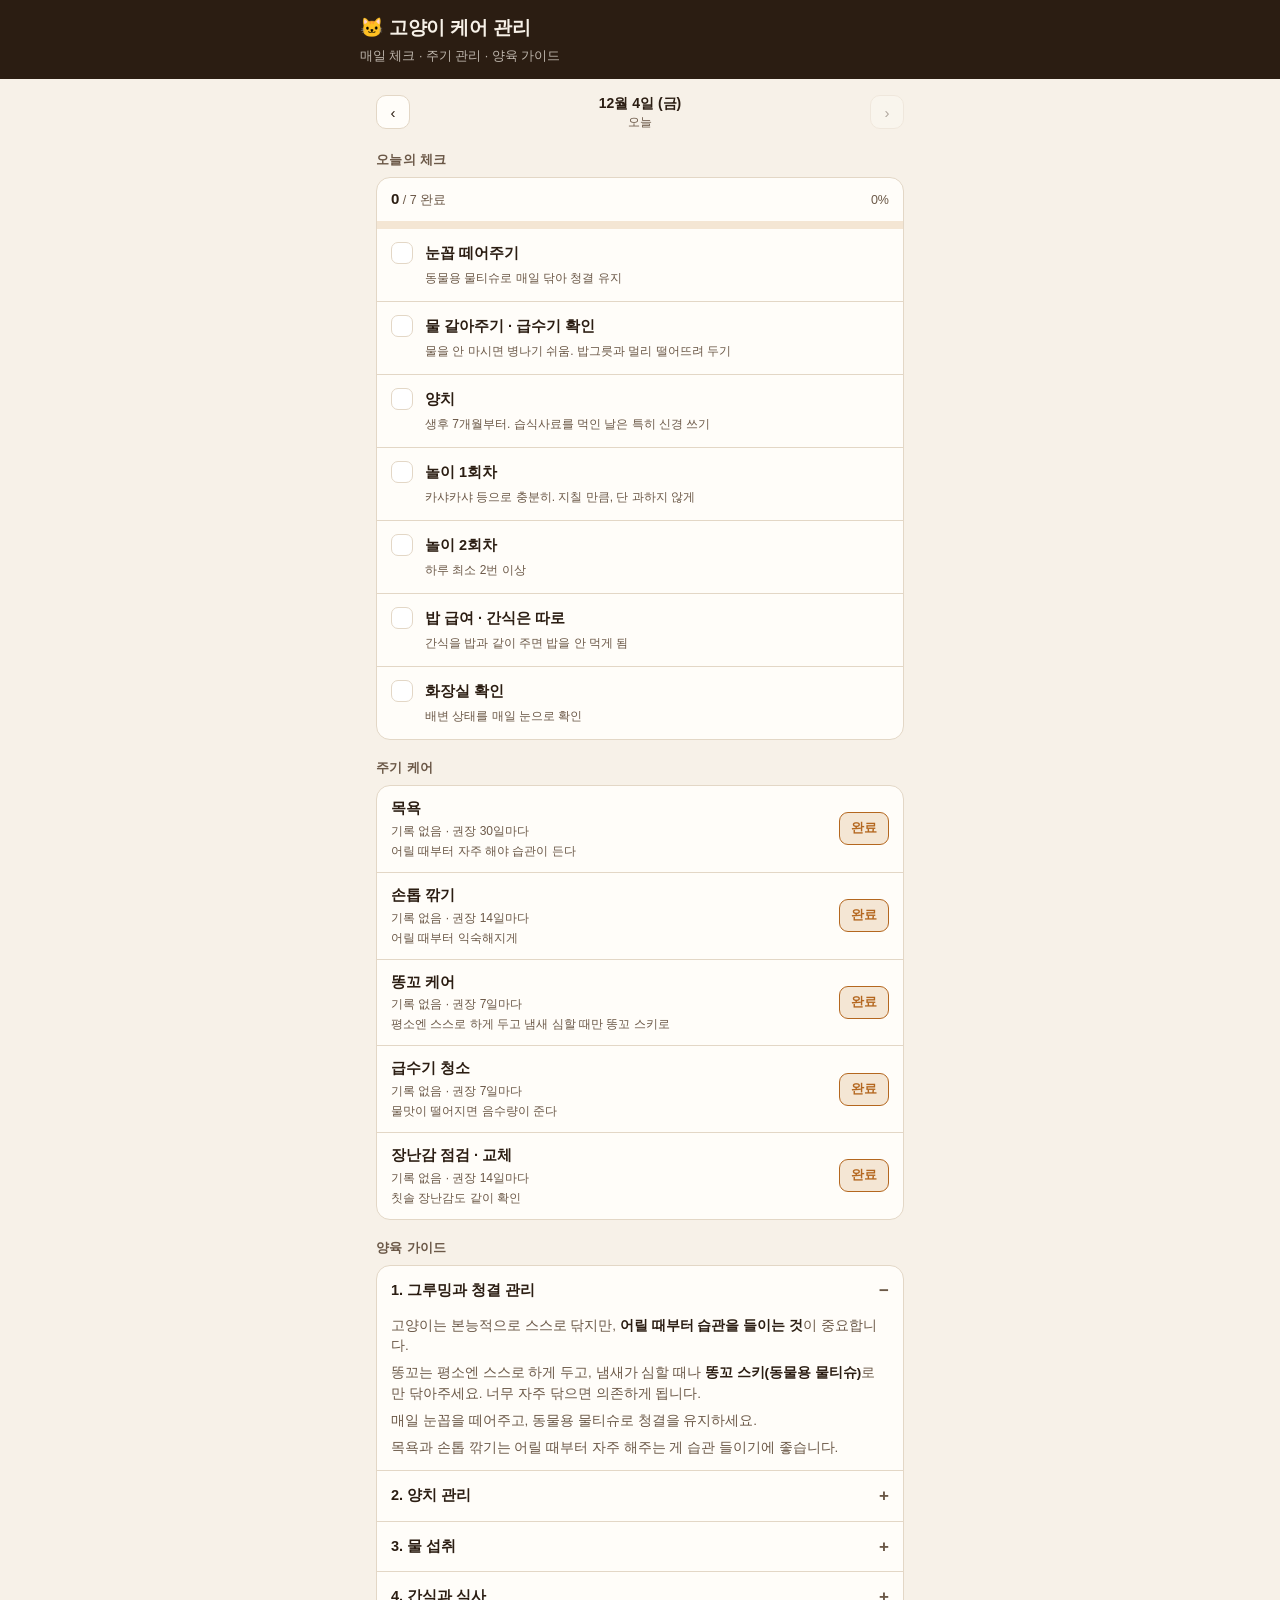
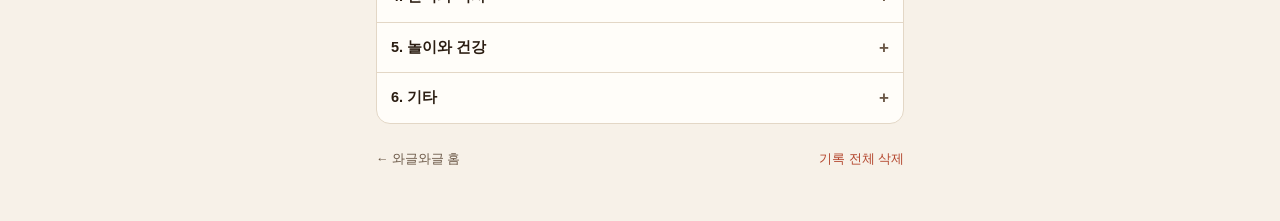
<file: cat-care/index.html>
<!doctype html>
<html lang="ko">
  <head>
    <meta charset="UTF-8" />
    <meta name="viewport" content="width=device-width, initial-scale=1.0, viewport-fit=cover" />
    <title>고양이 케어 관리</title>
    <meta name="theme-color" content="#2b1d12" />
    <meta http-equiv="Cache-Control" content="no-cache, must-revalidate" />
    <link rel="icon" type="image/png" href="../icon-192.png" />
    <link rel="apple-touch-icon" href="../apple-touch-icon.png" />
    <meta name="apple-mobile-web-app-capable" content="yes" />
    <meta name="apple-mobile-web-app-status-bar-style" content="black-translucent" />
    <style>
      :root {
        --bg: #f7f1e8;
        --ink: #2b1d12;
        --ink-soft: #6b5847;
        --line: #e3d7c6;
        --card: #fffdf9;
        --accent: #b4671f;
        --accent-soft: #f4e6d4;
        --ok: #3f7d4e;
        --warn: #b3452c;
      }
      * { box-sizing: border-box; -webkit-tap-highlight-color: transparent; }
      html, body { margin: 0; padding: 0; }
      body {
        background: var(--bg);
        color: var(--ink);
        font-family: -apple-system, BlinkMacSystemFont, 'Apple SD Gothic Neo', 'Noto Sans KR',
          'Malgun Gothic', sans-serif;
        line-height: 1.5;
        padding: 0 0 env(safe-area-inset-bottom);
      }
      .wrap { max-width: 560px; margin: 0 auto; padding: 0 16px 48px; }

      header {
        position: sticky; top: 0; z-index: 5;
        background: var(--ink); color: #f7f1e8;
        padding: calc(14px + env(safe-area-inset-top)) 16px 14px;
      }
      header .inner { max-width: 560px; margin: 0 auto; }
      header h1 { margin: 0; font-size: 19px; letter-spacing: -0.2px; }
      header p { margin: 4px 0 0; font-size: 12.5px; opacity: 0.72; }

      .datebar {
        display: flex; align-items: center; justify-content: space-between;
        gap: 8px; margin: 14px 0 10px;
      }
      .datebar .label { font-size: 14px; font-weight: 700; }
      .datebar .today { font-size: 11.5px; color: var(--ink-soft); font-weight: 500; }
      .navbtn {
        border: 1px solid var(--line); background: var(--card); color: var(--ink);
        width: 34px; height: 34px; border-radius: 10px; font-size: 15px;
        cursor: pointer; flex: none;
      }
      .navbtn:disabled { opacity: 0.35; cursor: default; }

      section { margin-top: 18px; }
      h2 {
        font-size: 13px; letter-spacing: 0.3px; text-transform: none;
        color: var(--ink-soft); margin: 0 0 8px; font-weight: 700;
      }
      .card {
        background: var(--card); border: 1px solid var(--line);
        border-radius: 14px; overflow: hidden;
      }

      .bar { height: 8px; background: var(--accent-soft); margin: 8px 0 0; }
      .bar > i { display: block; height: 100%; background: var(--accent); width: 0; transition: width 0.25s; }
      .barmeta {
        display: flex; justify-content: space-between; align-items: baseline;
        padding: 10px 14px 2px; font-size: 12.5px; color: var(--ink-soft);
      }
      .barmeta b { font-size: 15px; color: var(--ink); }

      ul { list-style: none; margin: 0; padding: 0; }
      li.item { border-top: 1px solid var(--line); }
      li.item:first-child { border-top: 0; }
      label.row {
        display: flex; gap: 12px; align-items: flex-start;
        padding: 12px 14px; cursor: pointer;
      }
      label.row input { display: none; }
      .box {
        flex: none; width: 22px; height: 22px; border-radius: 7px; margin-top: 1px;
        border: 1.5px solid var(--line); background: #fff;
        display: grid; place-items: center; font-size: 13px; color: transparent;
      }
      input:checked + .box { background: var(--accent); border-color: var(--accent); color: #fff; }
      .txt { min-width: 0; }
      .txt .t { font-size: 14.5px; font-weight: 600; }
      .txt .d { font-size: 12px; color: var(--ink-soft); margin-top: 2px; }
      input:checked ~ .txt .t { text-decoration: line-through; color: var(--ink-soft); font-weight: 500; }

      li.per { border-top: 1px solid var(--line); padding: 12px 14px; display: flex; gap: 12px; align-items: center; }
      li.per:first-child { border-top: 0; }
      li.per .txt { flex: 1; }
      .since { font-size: 12px; margin-top: 2px; }
      .since.ok { color: var(--ok); }
      .since.due { color: var(--warn); font-weight: 600; }
      .since.none { color: var(--ink-soft); }
      .donebtn {
        flex: none; border: 1px solid var(--accent); background: var(--accent-soft);
        color: var(--accent); font-weight: 700; font-size: 12.5px;
        padding: 7px 11px; border-radius: 9px; cursor: pointer;
      }
      .donebtn:active { background: var(--accent); color: #fff; }

      details.tip { border-top: 1px solid var(--line); }
      details.tip:first-child { border-top: 0; }
      details.tip > summary {
        list-style: none; cursor: pointer; padding: 12px 14px;
        font-size: 14.5px; font-weight: 600;
        display: flex; justify-content: space-between; gap: 10px; align-items: center;
      }
      details.tip > summary::-webkit-details-marker { display: none; }
      details.tip > summary::after { content: '+'; color: var(--ink-soft); font-size: 17px; flex: none; }
      details.tip[open] > summary::after { content: '−'; }
      details.tip .body { padding: 0 14px 12px; }
      details.tip .body p { margin: 0 0 7px; font-size: 13.5px; color: var(--ink-soft); }
      details.tip .body p:last-child { margin-bottom: 0; }
      details.tip .body b { color: var(--ink); }

      .foot { margin-top: 22px; display: flex; justify-content: space-between; align-items: center; gap: 10px; }
      .foot a, .foot button {
        font-size: 12.5px; color: var(--ink-soft); background: none; border: 0;
        text-decoration: none; cursor: pointer; padding: 4px 0;
      }
      .foot button { color: var(--warn); }
    </style>
  </head>
  <body>
    <header>
      <div class="inner">
        <h1>🐱 고양이 케어 관리</h1>
        <p>매일 체크 · 주기 관리 · 양육 가이드</p>
      </div>
    </header>

    <div class="wrap">
      <div class="datebar">
        <button class="navbtn" id="prev" aria-label="이전 날">‹</button>
        <div style="text-align: center">
          <div class="label" id="dateLabel">—</div>
          <div class="today" id="dateSub"></div>
        </div>
        <button class="navbtn" id="next" aria-label="다음 날">›</button>
      </div>

      <section>
        <h2>오늘의 체크</h2>
        <div class="card">
          <div class="barmeta"><span><b id="doneCount">0</b> / <span id="totalCount">0</span> 완료</span><span id="pct">0%</span></div>
          <div class="bar"><i id="barFill"></i></div>
          <ul id="daily"></ul>
        </div>
      </section>

      <section>
        <h2>주기 케어</h2>
        <div class="card"><ul id="periodic"></ul></div>
      </section>

      <section>
        <h2>양육 가이드</h2>
        <div class="card" id="tips"></div>
      </section>

      <div class="foot">
        <a href="../">← 와글와글 홈</a>
        <button id="reset">기록 전체 삭제</button>
      </div>
    </div>

    <script>
      'use strict'

      /* 기록은 기기 안에만 둔다 — 서버가 없는 정적 화면이라 localStorage 하나로 충분 */
      var KEY = 'waggle-cat-care-v1'

      var DAILY = [
        { id: 'eye', t: '눈꼽 떼어주기', d: '동물용 물티슈로 매일 닦아 청결 유지' },
        { id: 'water', t: '물 갈아주기 · 급수기 확인', d: '물을 안 마시면 병나기 쉬움. 밥그릇과 멀리 떨어뜨려 두기' },
        { id: 'teeth', t: '양치', d: '생후 7개월부터. 습식사료를 먹인 날은 특히 신경 쓰기' },
        { id: 'play1', t: '놀이 1회차', d: '카샤카샤 등으로 충분히. 지칠 만큼, 단 과하지 않게' },
        { id: 'play2', t: '놀이 2회차', d: '하루 최소 2번 이상' },
        { id: 'meal', t: '밥 급여 · 간식은 따로', d: '간식을 밥과 같이 주면 밥을 안 먹게 됨' },
        { id: 'litter', t: '화장실 확인', d: '배변 상태를 매일 눈으로 확인' },
      ]

      var PERIODIC = [
        { id: 'bath', t: '목욕', every: 30, d: '어릴 때부터 자주 해야 습관이 든다' },
        { id: 'nail', t: '손톱 깎기', every: 14, d: '어릴 때부터 익숙해지게' },
        { id: 'butt', t: '똥꼬 케어', every: 7, d: '평소엔 스스로 하게 두고 냄새 심할 때만 똥꼬 스키로' },
        { id: 'fountain', t: '급수기 청소', every: 7, d: '물맛이 떨어지면 음수량이 준다' },
        { id: 'toy', t: '장난감 점검 · 교체', every: 14, d: '칫솔 장난감도 같이 확인' },
      ]

      var TIPS = [
        {
          t: '1. 그루밍과 청결 관리',
          b: [
            '고양이는 본능적으로 스스로 닦지만, <b>어릴 때부터 습관을 들이는 것</b>이 중요합니다.',
            '똥꼬는 평소엔 스스로 하게 두고, 냄새가 심할 때나 <b>똥꼬 스키(동물용 물티슈)</b>로만 닦아주세요. 너무 자주 닦으면 의존하게 됩니다.',
            '매일 눈꼽을 떼어주고, 동물용 물티슈로 청결을 유지하세요.',
            '목욕과 손톱 깎기는 어릴 때부터 자주 해주는 게 습관 들이기에 좋습니다.',
          ],
        },
        {
          t: '2. 양치 관리',
          b: [
            '<b>생후 7개월</b>부터 시작하되, 어릴 때부터 칫솔 장난감으로 익숙해지는 게 중요합니다.',
            '치약은 다이소 제품 중 <b>치킨맛이나 생선맛</b>을 쓰고, 치즈맛은 피하세요.',
            '습식사료를 먹일 경우 양치를 특히 신경 써야 합니다.',
          ],
        },
        {
          t: '3. 물 섭취',
          b: [
            '고양이는 물 섭취가 매우 중요하며, 물을 안 마시면 병에 걸리기 쉽습니다.',
            '가능하면 <b>자동 급수기</b>를 쓰고, 밥과는 멀리 떨어진 곳에 물을 두는 습관을 들이세요.',
          ],
        },
        {
          t: '4. 간식과 식사',
          b: [
            '간식을 너무 많이 주면 밥을 안 먹을 수 있으니 주의하세요.',
            '간식은 <b>밥과 함께 주지 말고 따로</b> 주는 게 좋습니다.',
          ],
        },
        {
          t: '5. 놀이와 건강',
          b: [
            '하루에 <b>최소 2번 이상</b> 충분히 놀려주세요. 지칠 때까지 놀리되 너무 과하지 않게 조절합니다.',
            '카샤카샤(카트) 같은 장난감이 인기가 많습니다.',
          ],
        },
        {
          t: '6. 기타',
          b: [
            '고양이는 서로를 지켜보는 습성이 있어 초기에는 환경을 정리해주는 게 중요하지만, 익숙해지면 자연스럽게 지냅니다.',
          ],
        },
      ]

      function load() {
        try {
          var raw = localStorage.getItem(KEY)
          var v = raw ? JSON.parse(raw) : null
          if (!v || typeof v !== 'object') v = {}
          if (!v.daily || typeof v.daily !== 'object') v.daily = {}
          if (!v.periodic || typeof v.periodic !== 'object') v.periodic = {}
          return v
        } catch (e) {
          return { daily: {}, periodic: {} }
        }
      }
      function save() {
        try {
          localStorage.setItem(KEY, JSON.stringify(state))
        } catch (e) {
          /* 저장이 막혀도 화면은 계속 쓸 수 있게 둔다 */
        }
      }

      /* 날짜 키는 기기 현지 시각 기준 — toISOString은 UTC라 하루가 밀린다 */
      function ymd(d) {
        var m = d.getMonth() + 1
        var day = d.getDate()
        return d.getFullYear() + '-' + (m < 10 ? '0' + m : m) + '-' + (day < 10 ? '0' + day : day)
      }
      function startOfDay(d) {
        return new Date(d.getFullYear(), d.getMonth(), d.getDate())
      }
      function daysBetween(aKey, bKey) {
        var a = new Date(aKey + 'T00:00:00')
        var b = new Date(bKey + 'T00:00:00')
        return Math.round((b - a) / 86400000)
      }

      var state = load()
      var today = startOfDay(new Date())
      var cursor = new Date(today)

      var WEEK = ['일', '월', '화', '수', '목', '금', '토']

      function renderDate() {
        var key = ymd(cursor)
        var diff = daysBetween(ymd(today), key)
        var label = cursor.getMonth() + 1 + '월 ' + cursor.getDate() + '일 (' + WEEK[cursor.getDay()] + ')'
        document.getElementById('dateLabel').textContent = label
        document.getElementById('dateSub').textContent =
          diff === 0 ? '오늘' : diff === -1 ? '어제' : diff < 0 ? -diff + '일 전' : diff + '일 뒤'
        document.getElementById('next').disabled = diff >= 0
      }

      function renderDaily() {
        var key = ymd(cursor)
        var day = state.daily[key] || {}
        var ul = document.getElementById('daily')
        ul.innerHTML = ''
        var done = 0
        DAILY.forEach(function (it) {
          var checked = !!day[it.id]
          if (checked) done++
          var li = document.createElement('li')
          li.className = 'item'
          var lab = document.createElement('label')
          lab.className = 'row'
          var inp = document.createElement('input')
          inp.type = 'checkbox'
          inp.checked = checked
          inp.addEventListener('change', function () {
            var d = state.daily[key] || (state.daily[key] = {})
            if (inp.checked) d[it.id] = 1
            else delete d[it.id]
            if (!Object.keys(d).length) delete state.daily[key]
            save()
            renderDaily()
          })
          var box = document.createElement('span')
          box.className = 'box'
          box.textContent = '✓'
          var txt = document.createElement('span')
          txt.className = 'txt'
          var t = document.createElement('span')
          t.className = 't'
          t.textContent = it.t
          var d2 = document.createElement('span')
          d2.className = 'd'
          d2.textContent = it.d
          txt.appendChild(t)
          txt.appendChild(document.createElement('br'))
          txt.appendChild(d2)
          lab.appendChild(inp)
          lab.appendChild(box)
          lab.appendChild(txt)
          li.appendChild(lab)
          ul.appendChild(li)
        })
        var pct = Math.round((done / DAILY.length) * 100)
        document.getElementById('doneCount').textContent = done
        document.getElementById('totalCount').textContent = DAILY.length
        document.getElementById('pct').textContent = pct + '%'
        document.getElementById('barFill').style.width = pct + '%'
      }

      function renderPeriodic() {
        var todayKey = ymd(today)
        var ul = document.getElementById('periodic')
        ul.innerHTML = ''
        PERIODIC.forEach(function (it) {
          var last = state.periodic[it.id]
          var li = document.createElement('li')
          li.className = 'per'

          var txt = document.createElement('div')
          txt.className = 'txt'
          var t = document.createElement('div')
          t.className = 't'
          t.style.fontSize = '14.5px'
          t.style.fontWeight = '600'
          t.textContent = it.t
          var since = document.createElement('div')
          since.className = 'since'
          if (!last) {
            since.className += ' none'
            since.textContent = '기록 없음 · 권장 ' + it.every + '일마다'
          } else {
            var ago = daysBetween(last, todayKey)
            var overdue = ago >= it.every
            since.className += overdue ? ' due' : ' ok'
            since.textContent =
              (ago === 0 ? '오늘 완료' : ago + '일 전') +
              ' · 권장 ' +
              it.every +
              '일마다' +
              (overdue ? ' · 지금 할 때' : '')
          }
          var d2 = document.createElement('div')
          d2.className = 'd'
          d2.style.fontSize = '12px'
          d2.style.color = 'var(--ink-soft)'
          d2.textContent = it.d
          txt.appendChild(t)
          txt.appendChild(since)
          txt.appendChild(d2)

          var btn = document.createElement('button')
          btn.className = 'donebtn'
          btn.textContent = '완료'
          btn.addEventListener('click', function () {
            state.periodic[it.id] = ymd(today)
            save()
            renderPeriodic()
          })

          li.appendChild(txt)
          li.appendChild(btn)
          ul.appendChild(li)
        })
      }

      function renderTips() {
        var box = document.getElementById('tips')
        TIPS.forEach(function (tip, i) {
          var det = document.createElement('details')
          det.className = 'tip'
          if (i === 0) det.open = true
          var sum = document.createElement('summary')
          sum.textContent = tip.t
          var body = document.createElement('div')
          body.className = 'body'
          tip.b.forEach(function (line) {
            var p = document.createElement('p')
            p.innerHTML = line
            body.appendChild(p)
          })
          det.appendChild(sum)
          det.appendChild(body)
          box.appendChild(det)
        })
      }

      document.getElementById('prev').addEventListener('click', function () {
        cursor.setDate(cursor.getDate() - 1)
        renderDate()
        renderDaily()
      })
      document.getElementById('next').addEventListener('click', function () {
        if (daysBetween(ymd(today), ymd(cursor)) >= 0) return
        cursor.setDate(cursor.getDate() + 1)
        renderDate()
        renderDaily()
      })
      document.getElementById('reset').addEventListener('click', function () {
        if (!confirm('저장된 케어 기록을 모두 지울까요?')) return
        state = { daily: {}, periodic: {} }
        save()
        renderDaily()
        renderPeriodic()
      })

      renderDate()
      renderDaily()
      renderPeriodic()
      renderTips()
    </script>
  </body>
</html>
</file>
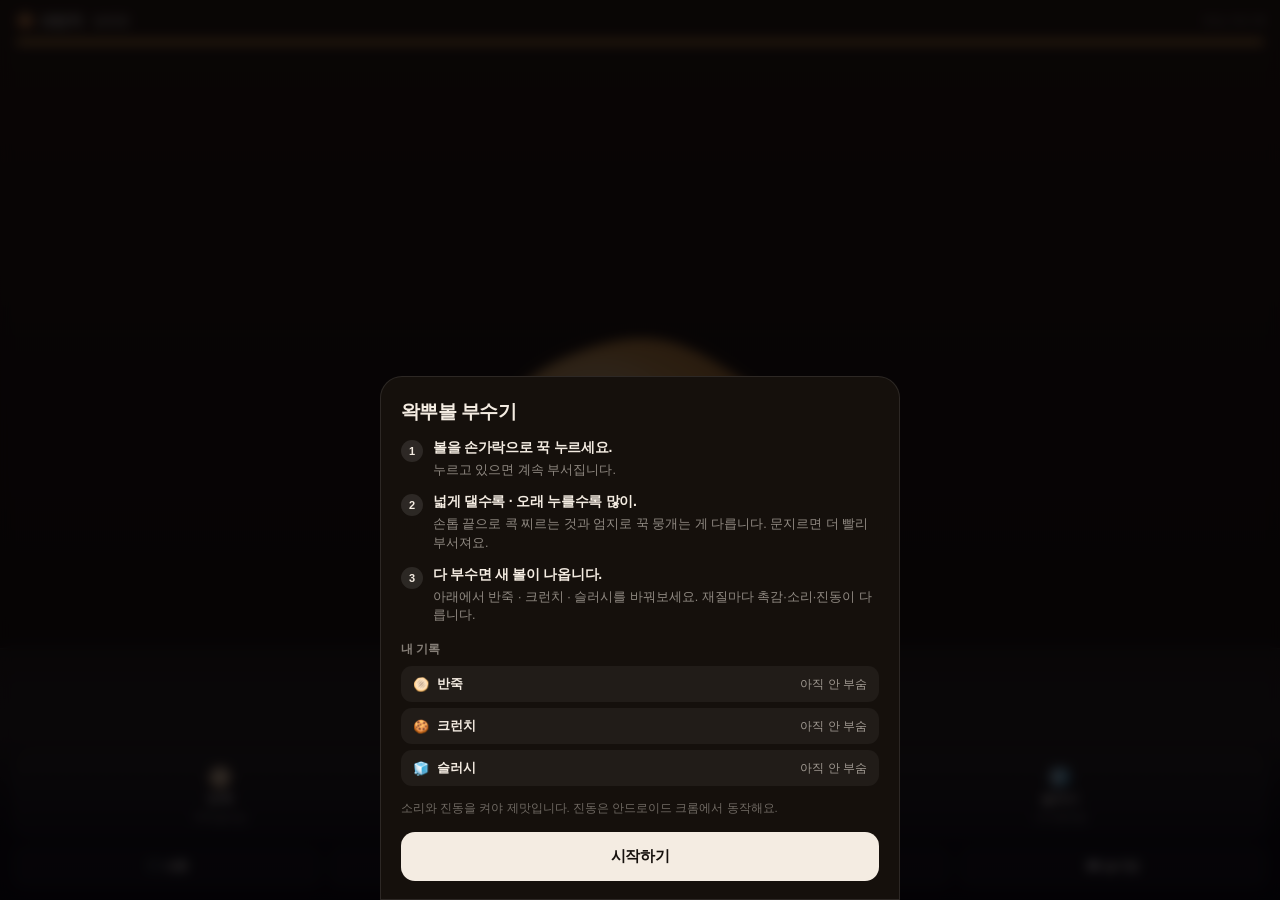
<file: wakppu/index.html>
<!doctype html>
<html lang="ko">
<head>
<meta charset="UTF-8" />
<meta name="viewport" content="width=device-width, initial-scale=1.0, maximum-scale=1.0, user-scalable=no, viewport-fit=cover" />
<title>왁뿌볼 부수기</title>
<meta name="theme-color" content="#0d0703" />
<link rel="manifest" href="./manifest.webmanifest" />
<link rel="icon" type="image/png" href="./icon-192.png" />
<link rel="apple-touch-icon" href="./icon-192.png" />
<meta name="mobile-web-app-capable" content="yes" />
<meta name="apple-mobile-web-app-capable" content="yes" />
<meta name="apple-mobile-web-app-status-bar-style" content="black-translucent" />
<meta name="apple-mobile-web-app-title" content="왁뿌볼" />
<style>
  *{ margin:0; padding:0; box-sizing:border-box; -webkit-tap-highlight-color:transparent; }
  html,body{
    height:100%; overflow:hidden; overscroll-behavior:none; touch-action:none;
    background:#07050a; color:#f4ece2;
    font-family:-apple-system,BlinkMacSystemFont,'Pretendard','Apple SD Gothic Neo','Noto Sans KR',sans-serif;
    -webkit-user-select:none; user-select:none;
  }
  #cv{ position:fixed; inset:0; width:100%; height:100%; display:block; }

  /* ── 상단 HUD ───────────────────────────────── */
  #hud{
    position:fixed; left:0; right:0; top:0; z-index:2; pointer-events:none;
    padding:calc(env(safe-area-inset-top,0px) + 12px) 16px 0;
  }
  .row{ display:flex; align-items:center; gap:10px; }
  #matName{ font-size:15px; font-weight:800; letter-spacing:-.02em; }
  #stage{ font-size:12px; opacity:.6; font-weight:600; }
  #stats{ margin-left:auto; font-size:12px; opacity:.65; text-align:right; line-height:1.45; font-variant-numeric:tabular-nums; }
  #barWrap{
    margin-top:8px; height:6px; border-radius:99px; overflow:hidden;
    background:rgba(255,255,255,.10);
  }
  #bar{ height:100%; width:100%; border-radius:99px; transition:background .25s; }
  #probe{
    margin-top:7px; font-size:11px; opacity:.42; font-variant-numeric:tabular-nums;
    letter-spacing:-.01em; min-height:14px;
  }

  /* ── 중앙 안내 ───────────────────────────────── */
  #hint{
    position:fixed; left:0; right:0; top:50%; z-index:2; text-align:center;
    transform:translateY(-50%); pointer-events:none;
    font-size:13px; opacity:0; transition:opacity .4s; font-weight:600; letter-spacing:-.01em;
  }
  #hint.show{ opacity:.5; }
  #burst{
    position:fixed; left:0; right:0; top:38%; z-index:2; text-align:center; pointer-events:none;
    font-size:30px; font-weight:900; letter-spacing:-.04em; opacity:0;
    transform:scale(.8); transition:opacity .18s, transform .18s;
  }
  #burst.show{ opacity:1; transform:scale(1); }
  #burst small{ display:block; font-size:13px; font-weight:700; opacity:.6; margin-top:6px; letter-spacing:0; }

  /* ── 하단 조작부(한 손 엄지 영역) ─────────────── */
  #dock{
    position:fixed; left:0; right:0; bottom:0; z-index:3;
    padding:14px 14px calc(env(safe-area-inset-bottom,0px) + 14px);
    display:flex; flex-direction:column; gap:10px;
    background:linear-gradient(to top, rgba(6,4,9,.92) 40%, rgba(6,4,9,0));
  }
  #mats{ display:flex; gap:8px; }
  .mat{
    flex:1; padding:13px 6px 11px; border-radius:16px; border:1.5px solid rgba(255,255,255,.10);
    background:rgba(255,255,255,.045); color:#f4ece2; font-family:inherit;
    display:flex; flex-direction:column; align-items:center; gap:3px;
    transition:border-color .18s, background .18s, transform .1s;
  }
  .mat:active{ transform:scale(.96); }
  .mat .e{ font-size:19px; line-height:1; }
  .mat .n{ font-size:13px; font-weight:800; letter-spacing:-.02em; }
  .mat .d{ font-size:10px; opacity:.45; font-weight:600; }
  .mat.on{ background:rgba(255,255,255,.10); }
  #tools{ display:flex; gap:8px; }
  .tool{
    flex:1; padding:10px 4px; border-radius:13px; border:1.5px solid rgba(255,255,255,.10);
    background:rgba(255,255,255,.045); color:#f4ece2; font-family:inherit;
    font-size:12px; font-weight:700; letter-spacing:-.02em; transition:opacity .18s, transform .1s;
  }
  .tool:active{ transform:scale(.96); }
  .tool.off{ opacity:.32; }

  /* ── 놀이법 · 기록 패널 ────────────────────────── */
  #sheet{
    position:fixed; inset:0; z-index:5; display:none;
    background:rgba(4,3,6,.82); -webkit-backdrop-filter:blur(6px); backdrop-filter:blur(6px);
    align-items:flex-end; justify-content:center;
  }
  #sheet.show{ display:flex; }
  #card{
    width:100%; max-width:520px; max-height:88vh; overflow-y:auto;
    background:#15100c; border:1px solid rgba(255,255,255,.10);
    border-radius:22px 22px 0 0; padding:22px 20px calc(env(safe-area-inset-bottom,0px) + 18px);
    animation:up .22s ease-out;
  }
  @keyframes up{ from{ transform:translateY(24px); opacity:0 } to{ transform:none; opacity:1 } }
  #card h1{ font-size:19px; font-weight:900; letter-spacing:-.03em; margin-bottom:14px; }
  .step{ display:grid; grid-template-columns:22px 1fr; gap:4px 10px; margin-bottom:13px; }
  .step i{
    grid-row:span 2; width:22px; height:22px; border-radius:50%; font-style:normal;
    background:rgba(255,255,255,.10); font-size:11px; font-weight:800;
    display:flex; align-items:center; justify-content:center; margin-top:1px;
  }
  .step b{ font-size:14px; font-weight:700; letter-spacing:-.02em; }
  .step span{ font-size:12.5px; opacity:.55; line-height:1.5; }
  .recTitle{ font-size:12px; font-weight:800; opacity:.5; margin:16px 0 8px; }
  #rec{ display:flex; flex-direction:column; gap:6px; }
  .recRow{
    display:flex; align-items:center; gap:8px; font-size:13px;
    padding:9px 12px; border-radius:11px; background:rgba(255,255,255,.05);
  }
  .recRow b{ font-weight:700; }
  .recRow span{ margin-left:auto; opacity:.6; font-variant-numeric:tabular-nums; font-size:12px; }
  .note{ font-size:11.5px; opacity:.4; line-height:1.55; margin-top:14px; }
  #close{
    width:100%; margin-top:14px; padding:15px; border-radius:14px; border:none;
    background:#f4ece2; color:#15100c; font-family:inherit;
    font-size:15px; font-weight:800; letter-spacing:-.02em;
  }
  #close:active{ transform:scale(.98); }
</style>
</head>
<body>
<canvas id="cv"></canvas>

<div id="hud">
  <div class="row">
    <span id="matName">크런치</span>
    <span id="stage">멀쩡함</span>
    <span id="stats"></span>
  </div>
  <div id="barWrap"><div id="bar"></div></div>
  <div id="probe"></div>
</div>

<div id="hint">볼을 손가락으로 꾹 눌러보세요</div>
<div id="burst"></div>

<div id="dock">
  <div id="mats">
    <button class="mat" data-m="dough"><span class="e">🫓</span><span class="n">반죽</span><span class="d">쭈욱 늘어남</span></button>
    <button class="mat" data-m="crunch"><span class="e">🍪</span><span class="n">크런치</span><span class="d">쩍 갈라짐</span></button>
    <button class="mat" data-m="slush"><span class="e">🧊</span><span class="n">슬러시</span><span class="d">사각 뭉개짐</span></button>
  </div>
  <div id="tools">
    <button class="tool" id="tVib">📳 진동</button>
    <button class="tool" id="tSnd">🔊 소리</button>
    <button class="tool" id="tNew">↻ 새 볼</button>
    <button class="tool" id="tHelp">📖 놀이법</button>
  </div>
</div>

<!-- 놀이법 · 기록 패널 -->
<div id="sheet">
  <div id="card">
    <h1>왁뿌볼 부수기</h1>
    <div class="how">
      <div class="step"><i>1</i><b>볼을 손가락으로 꾹 누르세요.</b><span>누르고 있으면 계속 부서집니다.</span></div>
      <div class="step"><i>2</i><b>넓게 댈수록 · 오래 누를수록 많이.</b><span>손톱 끝으로 콕 찌르는 것과 엄지로 꾹 뭉개는 게 다릅니다. 문지르면 더 빨리 부서져요.</span></div>
      <div class="step"><i>3</i><b>다 부수면 새 볼이 나옵니다.</b><span>아래에서 반죽 · 크런치 · 슬러시를 바꿔보세요. 재질마다 촉감·소리·진동이 다릅니다.</span></div>
    </div>
    <div class="recTitle">내 기록</div>
    <div id="rec"></div>
    <p class="note">소리와 진동을 켜야 제맛입니다. 진동은 안드로이드 크롬에서 동작해요.</p>
    <button id="close">시작하기</button>
  </div>
</div>

<script>
"use strict";
/* ══════════════════════════════════════════════════════════════
   왁뿌볼 부수기 — 한 손 터치로 부수는 촉감 시뮬레이터
   · 접촉 면적(터치 반경) × 누른 시간 → 부서지는 정도가 달라진다
   · 물리: 압력(면적 보존) + 이웃 스프링 + 형태 기억 을 가진 소프트바디 링
   · 소리: 전부 WebAudio 합성(외부 파일 없음), 재질별 음색
   · 진동: Vibration API — 재질별 펄스 길이/간격으로 질감을 흉내
   ══════════════════════════════════════════════════════════════ */

const clamp = (v,a,b)=> v<a?a:(v>b?b:v);
const lerp  = (a,b,t)=> a+(b-a)*t;
const rnd   = (a,b)=> a+Math.random()*(b-a);
const TAU   = Math.PI*2;

/* ── 재질 정의 ────────────────────────────────────────────────
   ke     이웃 스프링 강성      kshape 원래 모양으로 돌아가려는 힘
   press  내부 압력(빵빵함)     plastic 눌린 모양이 굳는 속도(소성)
   spread 누르면 옆으로 퍼지는 정도    hardness 손상 속도
   trig   손상이 시작되는 최소 압력    accel  손상이 손상을 부르는 정도
*/
const MATS = {
  dough: {
    key:'dough', label:'반죽', emoji:'🫓',
    ke:430, kd:11, kshape:38, damp:4.2, press:1500, grav:820, push:1500,
    spread:0.42, plastic:1.5, hardness:0.72, trig:0.10, accel:0.55, diffuse:0.5,
    rubDmg:0.55, shrink:0.22, crackW:9, crackKind:'tear',
    bounce:0.05, hapt:{min:7,max:18,gap:100,jit:0.6},
    col:{ a:'#f8e6c6', b:'#e6c795', c:'#bb9159', crack:'#8a6134',
          spark:'#fff6e6', bg:['#241b12','#0b0806'], accent:'#e6c795' },
    stages:['말랑함','손자국','늘어짐','찢어지기 직전'],
    pop:'뭉개짐!'
  },
  crunch: {
    key:'crunch', label:'크런치', emoji:'🍪',
    ke:2100, kd:26, kshape:340, damp:6.5, press:4200, grav:900, push:2600,
    spread:0.10, plastic:0.10, hardness:0.60, trig:0.34, accel:2.6, diffuse:1.15,
    rubDmg:0.10, shrink:0.34, crackW:3, crackKind:'crack',
    bounce:0.28, hapt:{min:4,max:13,gap:46,jit:1.3},
    col:{ a:'#f9d197', b:'#dd9a45', c:'#a25c17', crack:'#3a1c04',
          spark:'#ffeac6', bg:['#251709','#0b0603'], accent:'#dd9a45' },
    stages:['멀쩡함','실금','쩍 갈라짐','산산조각 직전'],
    pop:'박살!'
  },
  slush: {
    key:'slush', label:'슬러시', emoji:'🧊',
    ke:300, kd:16, kshape:22, damp:5.5, press:820, grav:1250, push:900,
    spread:0.95, plastic:3.2, hardness:1.05, trig:0.05, accel:1.7, diffuse:1.35,
    rubDmg:0.85, shrink:0.42, crackW:6, crackKind:'melt',
    bounce:0.02, hapt:{min:3,max:8,gap:27,jit:0.9},
    col:{ a:'#dff4ff', b:'#8fd0f2', c:'#3f8fc4', crack:'#1b5478',
          spark:'#ffffff', bg:['#0c1a26','#03070d'], accent:'#8fd0f2' },
    stages:['사각함','녹기 시작','질척임','다 뭉개짐'],
    pop:'철퍽!'
  }
};

/* ══════════════ 소리 — WebAudio 합성 ══════════════ */
const Sfx = {
  ctx:null, master:null, noise:null, on:true, ready:false,
  init(){
    if(this.ctx) return;
    const C = window.AudioContext||window.webkitAudioContext;
    if(!C) return;
    try{
      this.ctx = new C();
      const comp = this.ctx.createDynamicsCompressor();
      comp.threshold.value=-14; comp.knee.value=22; comp.ratio.value=9;
      comp.attack.value=0.002; comp.release.value=0.18;
      this.master = this.ctx.createGain();
      this.master.gain.value = 0.85;
      this.master.connect(comp); comp.connect(this.ctx.destination);
      const len = Math.floor(this.ctx.sampleRate*2);
      const buf = this.ctx.createBuffer(1,len,this.ctx.sampleRate);
      const d = buf.getChannelData(0);
      for(let i=0;i<len;i++) d[i] = Math.random()*2-1;
      this.noise = buf;
      this.ready = true;
    }catch(e){ this.ready=false; }
  },
  resume(){ if(this.ctx && this.ctx.state!=='running') this.ctx.resume().catch(()=>{}); },
  live(){ return this.on && this.ready && this.ctx && this.ctx.state==='running'; },
  n(rate){ const s=this.ctx.createBufferSource(); s.buffer=this.noise; s.loop=true;
           s.playbackRate.value = rate||(0.75+Math.random()*0.6);
           s.detune.value = rnd(-300,300); return s; },
  // 어택/디케이 봉투. src를 물려서 리턴된 게인을 master로 보낸다
  env(t0, atk, dec, peak){
    const g=this.ctx.createGain();
    g.gain.setValueAtTime(0.0001,t0);
    g.gain.exponentialRampToValueAtTime(Math.max(0.0004,peak), t0+atk);
    g.gain.exponentialRampToValueAtTime(0.0001, t0+atk+dec);
    g.connect(this.master); return g;
  },
  bq(type,freq,q){ const f=this.ctx.createBiquadFilter(); f.type=type; f.frequency.value=freq; if(q) f.Q.value=q; return f; },

  /* 반죽 — 젖은 반죽이 뭉개지는 "철퍽/쭈욱" */
  dough(k, wet){
    if(!this.live()) return; const t=this.ctx.currentTime, i=clamp(k,0,1.4);
    const s=this.n(0.5+Math.random()*0.4);
    const bp=this.bq('bandpass', 240+rnd(0,160), 3.2);
    const f1 = bp.frequency.value*(1.5+1.3*i);
    bp.frequency.exponentialRampToValueAtTime(f1, t+0.14);
    const lp=this.bq('lowpass', 1500);
    const g=this.env(t, 0.018, 0.16+0.10*i, 0.10+0.26*i);
    s.connect(bp); bp.connect(lp); lp.connect(g);
    s.start(t); s.stop(t+0.42);
    const o=this.ctx.createOscillator(); o.type='sine';
    o.frequency.setValueAtTime(126+rnd(-16,16), t);
    o.frequency.exponentialRampToValueAtTime(58, t+0.16);
    const og=this.env(t, 0.010, 0.17, 0.08+0.20*i);
    o.connect(og); o.start(t); o.stop(t+0.36);
    if(wet){ // 끈적한 잔향 한 겹
      const s2=this.n(1.4), bp2=this.bq('bandpass', rnd(900,1700), 6);
      const g2=this.env(t+0.02, 0.03, 0.13, 0.05+0.09*i);
      s2.connect(bp2); bp2.connect(g2); s2.start(t+0.02); s2.stop(t+0.3);
    }
  },

  /* 크런치 — 마른 껍질이 쩍 갈라지고 부스러지는 소리 */
  crunch(k, big){
    if(!this.live()) return; const t=this.ctx.currentTime, i=clamp(k,0,1.4);
    const grains = 3 + Math.round(11*i) + (big?7:0);
    for(let m=0;m<grains;m++){
      const tt = t + Math.random()*(big?0.16:0.075);
      const s=this.n(0.9+Math.random()*1.1);
      const hp=this.bq('highpass', rnd(1100,3200));
      const pk=this.bq('peaking', rnd(2200,6200), 1.6); pk.gain.value=rnd(4,12);
      const g=this.env(tt, 0.0015, 0.015+Math.random()*0.055, (0.07+0.20*i)*rnd(0.35,1.1));
      s.connect(hp); hp.connect(pk); pk.connect(g);
      s.start(tt); s.stop(tt+0.11);
    }
    // 쩍 하는 트랜지언트
    const o=this.ctx.createOscillator(); o.type='triangle';
    o.frequency.setValueAtTime(rnd(420,700), t);
    o.frequency.exponentialRampToValueAtTime(rnd(70,110), t+0.075);
    const og=this.env(t, 0.002, 0.075, (big?0.30:0.14)*(0.5+i));
    o.connect(og); o.start(t); o.stop(t+0.2);
    if(big){ // 속 빈 울림
      const s3=this.n(0.35), lp=this.bq('lowpass', 420);
      const g3=this.env(t, 0.006, 0.26, 0.22);
      s3.connect(lp); lp.connect(g3); s3.start(t); s3.stop(t+0.4);
    }
  },

  /* 슬러시 — 얼음 알갱이가 사각사각 뭉개지는 소리 */
  slush(k, big){
    if(!this.live()) return; const t=this.ctx.currentTime, i=clamp(k,0,1.4);
    const grains = 2 + Math.round(4*i) + (big?16:0);
    for(let m=0;m<grains;m++){
      const tt = t + Math.random()*(big?0.28:0.04);
      const s=this.n(1.1+Math.random()*1.3);
      const bp=this.bq('bandpass', rnd(2200,6400), 2.2);
      const g=this.env(tt, 0.0018, 0.010+Math.random()*0.035, (0.05+0.13*i)*rnd(0.4,1.2));
      s.connect(bp); bp.connect(g); s.start(tt); s.stop(tt+0.07);
    }
    // 물기 있는 저역 한 겹
    const s2=this.n(0.45), lp=this.bq('lowpass', 520+300*i);
    const g2=this.env(t, 0.02, big?0.34:0.10, (big?0.24:0.07)+0.08*i);
    s2.connect(lp); lp.connect(g2); s2.start(t); s2.stop(t+(big?0.5:0.2));
  },

  hit(mat, k, big){
    if(mat==='dough') this.dough(k, big);
    else if(mat==='crunch') this.crunch(k, big);
    else this.slush(k, big);
  }
};

/* ══════════════ 진동 — Vibration API ══════════════ */
const Hap = {
  on:true, ok:(typeof navigator!=='undefined' && 'vibrate' in navigator), nextAt:0,
  // 세기 단계(0 끔 / 1 약 / 2 보통 / 3 강) — 펄스 길이 배율로 흉내낸다
  lv:2, scale(){ return [0,0.55,1,1.7][this.lv]; },
  buzz(ms){
    if(!this.on||!this.ok) return;
    try{ navigator.vibrate(Math.max(1,Math.round(ms*this.scale()))); }catch(e){}
  },
  pat(arr){
    if(!this.on||!this.ok) return;
    const s=this.scale();
    try{ navigator.vibrate(arr.map((v,i)=> i%2 ? v : Math.max(1,Math.round(v*s)))); }catch(e){}
  },
  stop(){ if(!this.ok) return; try{ navigator.vibrate(0); }catch(e){} },
  /* 누르는 동안의 지속 진동: 재질 프로필대로 짧은 펄스를 촘촘히 재발사한다.
     Vibration API는 세기 조절이 안 되므로 "길이 + 간격"으로 세기를 흉내낸다. */
  sustain(now, k, mat){
    if(k<=0.03 || now<this.nextAt) return;
    const h=mat.hapt;
    const dur = h.min + (h.max-h.min)*clamp(k,0,1);
    const gap = h.gap * (1 - 0.5*clamp(k,0,1)) * (0.75 + Math.random()*h.jit);
    this.buzz(dur);
    this.nextAt = now + (dur+gap)/1000;
  },
  event(kind, mat){
    if(!this.on||!this.ok) return;
    // 패턴은 [진동, 멈춤, 진동, ...] 순서다 — 짝수 번째가 실제로 울린다
    if(kind==='crack'){
      if(mat==='crunch') this.pat([13,16,8]);
      else if(mat==='slush') this.pat([7,12,5,10,4]);
      else this.pat([18,26,12]);
    } else if(kind==='break'){
      if(mat==='crunch') this.pat([16,22,10,16,8,30,26]);
      else if(mat==='slush') this.pat([8,14,6,12,5,10,4,9,3,26,18]);
      else this.pat([34,52,26,40,60]);
    }
    this.nextAt = 0;
  }
};

/* ══════════════ 캔버스 ══════════════ */
const cv = document.getElementById('cv');
const cx2 = cv.getContext('2d');
let W=0, H=0, DPR=1, FLOOR=0;
function resize(){
  DPR = Math.min(window.devicePixelRatio||1, 2.5);
  W = window.innerWidth; H = window.innerHeight;
  cv.width = Math.round(W*DPR); cv.height = Math.round(H*DPR);
  cv.style.width = W+'px'; cv.style.height = H+'px';
  cx2.setTransform(DPR,0,0,DPR,0,0);
  FLOOR = H*0.72;
}
window.addEventListener('resize', ()=>{ resize(); if(S.ball) S.ball.R0 = baseR(); });
function baseR(){ return Math.min(W,H*0.72)*0.26; }

/* ══════════════ 상태 ══════════════ */
const N = 60;                       // 링 정점 수
const S = {
  mat: localStorage.getItem('wk.mat') || 'crunch',
  ball:null, pieces:[], parts:[], touches:new Map(),
  broken:0, phase:'alive', tBreak:0, tSpawn:0, tFirst:0,
  best: JSON.parse(localStorage.getItem('wk.best')||'{}'),
  total: JSON.parse(localStorage.getItem('wk.total')||'{}'),
  combo:0, tCombo:0, idle:0,
  last:0, lastCrack:0, shake:0, flash:0
};
Sfx.on = localStorage.getItem('wk.snd') !== '0';
Hap.lv = Math.max(0, Math.min(3, parseInt(localStorage.getItem('wk.vlv') ?? '2', 10) || 0));
Hap.on = Hap.lv > 0;

function spawnBall(){
  const R = baseR();
  const cxp = W/2, cyp = FLOOR - R*0.98;
  const b = { p:[], rest:[], L0:[], dmg:[], cx:cxp, cy:cyp, R0:R,
              A0:0, spread:1, plast:0, scale:1, cracks:[], ct:new Float32Array(N), wob:Math.random()*TAU };
  for(let i=0;i<N;i++){
    const a = i/N*TAU;
    // 아주 살짝 울퉁불퉁하게 — 완벽한 원보다 손맛이 산다
    const rr = R*(1 + 0.018*Math.sin(a*3+b.wob) + 0.012*Math.sin(a*7-b.wob));
    const ox = Math.cos(a)*rr, oy = Math.sin(a)*rr*0.97;
    b.rest.push({x:ox,y:oy});
    b.p.push({x:cxp+ox, y:cyp+oy, vx:0, vy:0});
    b.dmg.push(0);
  }
  for(let i=0;i<N;i++){
    const j=(i+1)%N;
    b.L0.push(Math.hypot(b.rest[j].x-b.rest[i].x, b.rest[j].y-b.rest[i].y));
  }
  b.A0 = polyArea(b.p);
  S.ball = b; S.phase='alive'; S.tSpawn=performance.now()/1000;
  // 손가락을 안 뗀 채 다음 볼이 나오면 기록 시계는 지금부터 다시 센다
  S.tFirst = S.touches.size ? S.tSpawn : 0;
}
function polyArea(p){
  let a=0;
  for(let i=0;i<p.length;i++){ const j=(i+1)%p.length; a += p[i].x*p[j].y - p[j].x*p[i].y; }
  return Math.abs(a)/2;
}
function integrity(){
  const b=S.ball; if(!b) return 0;
  let s=0; for(let i=0;i<N;i++) s+=b.dmg[i];
  return clamp(1 - s/N, 0, 1);
}

/* ══════════════ 물리 ══════════════ */
const _px = new Float32Array(N), _py = new Float32Array(N), _dg = new Float32Array(N);
function physics(h){
  const m = MATS[S.mat], b = S.ball;
  let cxs=0, cys=0;
  for(let i=0;i<N;i++){ cxs+=b.p[i].x; cys+=b.p[i].y; }
  b.cx=cxs/N; b.cy=cys/N;

  const A = polyArea(b.p);
  const A0 = b.A0 * b.spread;
  const P  = m.press * (A0 - A) / A0;

  for(let i=0;i<N;i++){
    const j=(i+1)%N, pi=b.p[i], pj=b.p[j];
    let dx=pj.x-pi.x, dy=pj.y-pi.y;
    let L=Math.hypot(dx,dy); if(L<1e-5) L=1e-5;
    const nx=dx/L, ny=dy/L;
    // 이웃 스프링(+감쇠). 손상된 구간은 결합이 약해진다 → 그쪽부터 무너짐
    const w = 1 - 0.75*Math.max(b.dmg[i], b.dmg[j]);
    const rv = (pj.vx-pi.vx)*nx + (pj.vy-pi.vy)*ny;
    const f = (m.ke*(L - b.L0[i]*b.scale) + m.kd*rv) * w;
    pi.vx += nx*f*h; pi.vy += ny*f*h;
    pj.vx -= nx*f*h; pj.vy -= ny*f*h;
    // 내부 압력 — 바깥 법선 방향으로
    let ox=ny, oy=-nx;
    const mx=(pi.x+pj.x)/2, my=(pi.y+pj.y)/2;
    if((mx-b.cx)*ox + (my-b.cy)*oy < 0){ ox=-ox; oy=-oy; }
    const pf = P*L*0.5*h;
    pi.vx += ox*pf; pi.vy += oy*pf;
    pj.vx += ox*pf; pj.vy += oy*pf;
  }

  for(let i=0;i<N;i++){
    const p=b.p[i];
    // 원래 모양 기억 — 손상될수록 기억을 잃고, 그만큼 살도 깎인다
    const keep = 1 - 0.9*b.dmg[i];
    const sh = 1 - m.shrink*b.dmg[i];
    const tx = b.cx + b.rest[i].x*b.scale*sh;
    const ty = b.cy + b.rest[i].y*b.scale*sh;
    p.vx += (tx-p.x)*m.kshape*keep*h;
    p.vy += (ty-p.y)*m.kshape*keep*h;
    p.vy += m.grav*h;
    const dcy = Math.exp(-m.damp*h);
    p.vx*=dcy; p.vy*=dcy;
    p.x += p.vx*h; p.y += p.vy*h;
  }

  /* 손가락에 눌린 자리의 재료는 옆으로 밀려난다.
     손가락에서 멀어질수록 약해지는 가우시안 가중치로 바깥쪽으로 밀되,
     평균(=전체 이동분)은 빼서 공이 통째로 도망가지 않고 찌그러지게만 한다. */
  S.touches.forEach(t=>{
    const sig = t.r*1.25 + b.R0*0.36;
    const k = m.push * clamp(t.press,0,1.4);
    let ax=0, ay=0;
    for(let i=0;i<N;i++){
      const p=b.p[i];
      let dx=p.x-t.x, dy=p.y-t.y, d=Math.hypot(dx,dy);
      if(d<0.01){ dx=0; dy=-1; d=1; }
      const w = Math.exp(-(d*d)/(2*sig*sig));
      const f = k*w;
      _px[i] = dx/d*f; _py[i] = dy/d*f;
      ax += _px[i]; ay += _py[i];
    }
    ax/=N; ay/=N;
    for(let i=0;i<N;i++){ b.p[i].vx += (_px[i]-ax)*h; b.p[i].vy += (_py[i]-ay)*h; }
  });

  // 손가락 = 원형 장애물. 안쪽으로 파고든 정점은 표면 밖으로 밀어낸다
  S.touches.forEach(t=>{
    const Rt = t.r*0.92;
    for(let i=0;i<N;i++){
      const p=b.p[i];
      let dx=p.x-t.x, dy=p.y-t.y, d=Math.hypot(dx,dy);
      if(d<Rt){
        if(d<0.01){ dx=0; dy=-1; d=1; }
        const nx=dx/d, ny=dy/d;
        p.x = t.x+nx*Rt; p.y = t.y+ny*Rt;
        const vn = p.vx*nx + p.vy*ny;
        if(vn<0){ p.vx-=vn*nx; p.vy-=vn*ny; }
      }
    }
  });

  // 바닥 + 좌우 벽
  for(let i=0;i<N;i++){
    const p=b.p[i];
    if(p.y>FLOOR){ p.y=FLOOR; if(p.vy>0) p.vy*=-MATS[S.mat].bounce; p.vx*=0.82; }
    if(p.x<6){ p.x=6; if(p.vx<0) p.vx*=-0.3; }
    if(p.x>W-6){ p.x=W-6; if(p.vx>0) p.vx*=-0.3; }
  }
}

/* 눌린 모양이 굳어가는 소성 변형 */
function plasticFlow(dt){
  const m=MATS[S.mat], b=S.ball;
  for(let i=0;i<N;i++){
    const rate = m.plastic * (0.25 + b.dmg[i]) * dt;
    if(rate<=0) continue;
    const k = clamp(rate,0,0.35);
    b.rest[i].x = lerp(b.rest[i].x, (b.p[i].x-b.cx)/b.scale, k);
    b.rest[i].y = lerp(b.rest[i].y, (b.p[i].y-b.cy)/b.scale, k);
  }
}

/* ══════════════ 손상 판정 ══════════════
   접촉 반경(t.r)이 클수록 손상이 미치는 범위(sig)와 세기가 함께 커지고,
   누른 시간만큼 계속 쌓인다. → 넓게 대면 넓게, 오래 대면 깊게 부서진다.
   허공을 누르면(공 밖 + 표면에서도 멀면) 아무 일도 일어나지 않는다. */
function applyDamage(dt, now){
  const m = MATS[S.mat], b = S.ball;
  let loud = 0, moved = 0, anyPress = 0, contact = 0;

  S.touches.forEach(t=>{
    // 공을 실제로 만지고 있는지
    let dmin = 1e9;
    for(let i=0;i<N;i++){
      const d = Math.hypot(b.p[i].x-t.x, b.p[i].y-t.y);
      if(d<dmin) dmin=d;
    }
    const on = pointInPoly(t.x, t.y, b.p) || dmin < t.r*1.35;
    t.on = on;
    if(!on) return;
    contact = 1;

    const eff = t.press * (0.55 + 0.45*clamp((now-t.t0)/0.55,0,1)); // 시간 램프
    anyPress = Math.max(anyPress, eff);
    if(eff < m.trig) return;
    const over = (eff - m.trig)/(1 - m.trig*0.5);
    const sig = t.r*1.3 + b.R0*0.40;           // 접촉 면적이 클수록 넓게 먹는다
    const inv = 1/(2*sig*sig);
    const rub = clamp(t.speed/900,0,1)*m.rubDmg;
    for(let i=0;i<N;i++){
      const dx=b.p[i].x-t.x, dy=b.p[i].y-t.y;
      const w = Math.exp(-(dx*dx+dy*dy)*inv);  // 접촉 중심에서 멀수록 덜 부서짐
      if(w<0.012) continue;
      const acc = 1 + m.accel*b.dmg[i];        // 손상이 손상을 부른다
      const before = b.dmg[i];
      const add = m.hardness*over*w*acc*(1+rub)*dt;
      b.dmg[i] = clamp(before+add, 0, 1);
      loud = Math.max(loud, add/dt);
      // 손상 문턱을 넘을 때마다 균열/파편 이벤트.
      // 같은 자리에서 연달아 터지면 화면·소리가 지저분해지니 쿨다운을 둔다.
      const step = m.key==='crunch' ? 0.22 : 0.30;
      if(Math.floor(b.dmg[i]/step) > Math.floor(before/step)
         && now-b.ct[i] > 0.35 && now-S.lastCrack > 0.05){
        b.ct[i]=now; S.lastCrack=now;
        makeCrack(i, b.dmg[i]);
        Sfx.hit(m.key, 0.35+0.6*eff, false);
        Hap.event('crack', m.key);
        spitParts(i, 4+Math.round(6*eff));
        S.flash = Math.min(1, S.flash+0.25);
      }
    }
    moved = Math.max(moved, t.speed);
    if(Math.random()<0.4*dt*60*clamp(eff,0,1)) spitParts(nearestIdx(t.x,t.y), 1);
  });

  // 누르는 동안의 지속 진동 + 문지르는 소리
  if(anyPress>0.04){
    Hap.sustain(now, clamp(anyPress*(0.5+0.5*clamp(loud/0.6,0,1)),0,1), m);
    const gap = m.key==='slush' ? 0.045 : (m.key==='dough' ? 0.28 : 0.13);
    if(now - S.last > gap*(1.4-0.6*clamp(anyPress,0,1)) && (loud>0.02 || moved>120)){
      S.last = now;
      Sfx.hit(m.key, 0.18+0.5*anyPress, false);
    }
  }

  // 금이 옆으로 번진다 — 크런치일수록 빠르게, 반죽은 거의 안 번짐
  const df = m.diffuse*dt;
  if(df>0.0001){
    for(let i=0;i<N;i++) _dg[i] = b.dmg[i];
    for(let i=0;i<N;i++){
      const a=_dg[(i-1+N)%N], c=_dg[(i+1)%N], me=_dg[i];
      const avg=(a+c)/2;
      if(avg>me) b.dmg[i] = clamp(me + (avg-me)*clamp(df,0,0.5)*(0.35+me), 0, 1);
    }
  }

  // 퍼짐(누르면 옆으로 벌어짐) + 소성으로 굳은 퍼짐
  const target = 1 + m.spread*clamp(anyPress,0,1.3)*0.45 + S.ball.plast;
  S.ball.spread = lerp(S.ball.spread, target, clamp(dt*7,0,1));
  S.ball.scale  = Math.sqrt(S.ball.spread);
  if(contact && anyPress>m.trig) S.ball.plast = Math.min(m.spread*0.55, S.ball.plast + m.plastic*0.02*dt*anyPress);

  if(integrity() <= 0.12 && S.phase==='alive') shatter();
}
/* 점이 다각형 안에 있는지 (레이 캐스팅) */
function pointInPoly(x, y, p){
  let inside=false;
  for(let i=0,j=p.length-1;i<p.length;j=i++){
    const yi=p[i].y, yj=p[j].y;
    if((yi>y)!==(yj>y) && x < (p[j].x-p[i].x)*(y-yi)/(yj-yi)+p[i].x) inside=!inside;
  }
  return inside;
}
function nearestIdx(x,y){
  const b=S.ball; let bi=0, bd=1e9;
  for(let i=0;i<N;i++){ const d=(b.p[i].x-x)**2+(b.p[i].y-y)**2; if(d<bd){bd=d;bi=i;} }
  return bi;
}

/* 균열: 링 정점 i에서 안쪽으로 파고드는 지그재그 경로.
   각 점을 (정점 인덱스, 중심까지의 비율)로 저장해서 몸통이 찌그러지면 같이 따라 움직인다. */
function makeCrack(i, depth){
  const b=S.ball, m=MATS[S.mat];
  const pts=[]; let idx=i, t=1.0;
  const long = m.key==='crunch';
  const steps = long ? 2+Math.round(5*depth) : 2+Math.round(2*depth);
  for(let s=0;s<steps;s++){
    pts.push({i:((idx%N)+N)%N, t:t});
    t -= long ? rnd(0.10,0.24)*1.15 : rnd(0.16,0.30);
    idx += (Math.random()<0.5?-1:1)*(Math.random()<0.35?2:1);
    if(t<0.12) break;
  }
  if(pts.length<2) return;
  b.cracks.push({pts, w:m.crackW*rnd(0.6,1.2)*depth, born:performance.now()/1000});
  if(b.cracks.length>46) b.cracks.splice(0, b.cracks.length-46);
}

/* ══════════════ 파편 / 파티클 ══════════════ */
function spitParts(i, n){
  const b=S.ball, m=MATS[S.mat], p=b.p[i];
  const nx=(p.x-b.cx), ny=(p.y-b.cy), L=Math.hypot(nx,ny)||1;
  for(let k=0;k<n;k++){
    S.parts.push({
      x:p.x+rnd(-5,5), y:p.y+rnd(-5,5),
      vx: nx/L*rnd(30,190)+rnd(-70,70),
      vy: ny/L*rnd(30,150)+rnd(-160,-20),
      r: m.key==='slush'? rnd(1.4,4) : rnd(1.8,5.5),
      rot: Math.random()*TAU, vr: rnd(-9,9),
      life: 0, max: rnd(0.5,1.3),
      c: [m.col.a,m.col.b,m.col.c][(Math.random()*3)|0],
      round: m.key!=='crunch'
    });
  }
  if(S.parts.length>420) S.parts.splice(0, S.parts.length-420);
}

function shatter(){
  const b=S.ball, m=MATS[S.mat];
  S.phase='broken'; S.tBreak=performance.now()/1000;
  const took = S.tFirst ? (S.tBreak - S.tFirst) : 0;
  let record = false;
  if(took>0.2){
    const cur = S.best[S.mat];
    if(!cur || took<cur){ S.best[S.mat]=took; record=true; localStorage.setItem('wk.best', JSON.stringify(S.best)); }
  }
  S.broken++;
  S.total[S.mat] = (S.total[S.mat]||0) + 1;
  localStorage.setItem('wk.total', JSON.stringify(S.total));
  // 8초 안에 또 부수면 연속으로 친다
  S.combo = (S.tBreak - S.tCombo < 8) ? S.combo+1 : 1;
  S.tCombo = S.tBreak;
  S.shake = 1; S.flash = 1;
  Sfx.hit(m.key, 1.3, true);
  Hap.event('break', m.key);

  /* 링을 부채꼴로 자르고, 다시 안쪽/바깥쪽 두 겹으로 나눠서
     피자 조각이 아니라 진짜 파편처럼 보이게 한다. */
  const k = m.key==='crunch' ? 10 : (m.key==='dough' ? 5 : 9);
  const cuts=[0];
  for(let i=1;i<k;i++) cuts.push(Math.round(N*i/k + rnd(-2,2)));
  cuts.push(N);
  const at=(i,t)=>({ x:lerp(b.cx, b.p[i%N].x, t), y:lerp(b.cy, b.p[i%N].y, t) });
  const push=(poly)=>{
    let mx=0,my=0; for(const q of poly){ mx+=q.x; my+=q.y; } mx/=poly.length; my/=poly.length;
    const dx=mx-b.cx, dy=my-b.cy, L=Math.hypot(dx,dy)||1;
    const sp = m.key==='crunch'? rnd(200,450) : (m.key==='slush'? rnd(110,290) : rnd(60,180));
    S.pieces.push({
      poly: poly.map(q=>({x:q.x-mx, y:q.y-my})),
      x:mx, y:my,
      vx: dx/L*sp + rnd(-80,80),
      vy: dy/L*sp + rnd(-340,-110),
      rot:0, vr: rnd(-8,8)*(m.key==='crunch'?1:0.4),
      life:0, max: rnd(1.3,1.8), squash: m.key==='dough'?1:0
    });
  };
  for(let s=0;s<k;s++){
    const a=cuts[s], z=cuts[s+1];
    const mid = rnd(0.42,0.6);
    const outer=[], inner=[{x:b.cx,y:b.cy}];
    for(let i=a;i<=z;i++) outer.push(at(i,1));
    for(let i=z;i>=a;i--) outer.push(at(i,mid));
    for(let i=a;i<=z;i++) inner.push(at(i,mid));
    push(outer); push(inner);
  }
  const burstN = m.key==='slush'? 90 : (m.key==='crunch'? 70 : 34);
  for(let i=0;i<burstN;i++) spitParts((Math.random()*N)|0, 1);

  const el=document.getElementById('burst');
  const sub = [];
  if(took>0.2) sub.push(took.toFixed(2)+'초');
  if(record) sub.push('최고 기록!');
  if(S.combo>1) sub.push(S.combo+'연속');
  el.innerHTML = m.pop + (sub.length ? '<small>'+sub.join(' · ')+'</small>' : '');
  el.style.color = m.col.accent;
  el.classList.add('show');
  setTimeout(()=>el.classList.remove('show'), 900);
  setTimeout(()=>{ if(S.phase==='broken') spawnBall(); }, 1050);
}

function stepDebris(dt){
  for(let i=S.pieces.length-1;i>=0;i--){
    const p=S.pieces[i];
    p.life+=dt; p.vy += 1500*dt; p.x+=p.vx*dt; p.y+=p.vy*dt; p.rot+=p.vr*dt;
    if(p.y>FLOOR){ p.y=FLOOR; p.vy*=-0.28; p.vx*=0.7; p.vr*=0.5; if(p.squash) p.squash=Math.min(2.2,p.squash+0.5); }
    if(p.life>p.max) S.pieces.splice(i,1);
  }
  for(let i=S.parts.length-1;i>=0;i--){
    const q=S.parts[i];
    q.life+=dt; q.vy += 1350*dt; q.x+=q.vx*dt; q.y+=q.vy*dt; q.rot+=q.vr*dt;
    q.vx*=Math.exp(-1.4*dt);
    if(q.y>FLOOR){ q.y=FLOOR; q.vy*=-0.24; q.vx*=0.66; }
    if(q.life>q.max) S.parts.splice(i,1);
  }
}

/* ══════════════ 그리기 ══════════════ */
function ringPath(pts){
  cx2.beginPath();
  const n=pts.length;
  let mx=(pts[n-1].x+pts[0].x)/2, my=(pts[n-1].y+pts[0].y)/2;
  cx2.moveTo(mx,my);
  for(let i=0;i<n;i++){
    const a=pts[i], b=pts[(i+1)%n];
    cx2.quadraticCurveTo(a.x, a.y, (a.x+b.x)/2, (a.y+b.y)/2);
  }
  cx2.closePath();
}

function draw(now){
  const m=MATS[S.mat];
  // 배경
  const g=cx2.createLinearGradient(0,0,0,H);
  g.addColorStop(0,m.col.bg[0]); g.addColorStop(1,m.col.bg[1]);
  cx2.fillStyle=g; cx2.fillRect(0,0,W,H);

  cx2.save();
  if(S.shake>0.01){
    const s=S.shake*9;
    cx2.translate(rnd(-s,s), rnd(-s,s));
  }

  // 바닥 면
  const fg=cx2.createLinearGradient(0,FLOOR-4,0,H);
  fg.addColorStop(0,'rgba(255,255,255,.055)'); fg.addColorStop(1,'rgba(0,0,0,.25)');
  cx2.fillStyle=fg; cx2.fillRect(0,FLOOR,W,H-FLOOR);
  cx2.strokeStyle='rgba(255,255,255,.09)'; cx2.lineWidth=1;
  cx2.beginPath(); cx2.moveTo(0,FLOOR+.5); cx2.lineTo(W,FLOOR+.5); cx2.stroke();

  const b=S.ball;
  if(b && S.phase==='alive'){
    // 그림자
    let minx=1e9,maxx=-1e9;
    for(const p of b.p){ if(p.x<minx)minx=p.x; if(p.x>maxx)maxx=p.x; }
    const sw=(maxx-minx)/2;
    cx2.save();
    cx2.globalAlpha=0.42; cx2.fillStyle='#000';
    cx2.beginPath(); cx2.ellipse(b.cx, FLOOR+3, sw*0.94, Math.max(5,sw*0.16), 0,0,TAU);
    cx2.filter='blur(6px)'; cx2.fill(); cx2.restore();

    // 몸통
    ringPath(b.p);
    const bg2=cx2.createRadialGradient(
      b.cx-b.R0*0.34, b.cy-b.R0*0.42, b.R0*0.06,
      b.cx, b.cy, b.R0*1.35);
    bg2.addColorStop(0, m.col.a);
    bg2.addColorStop(0.52, m.col.b);
    bg2.addColorStop(1, m.col.c);
    cx2.fillStyle=bg2; cx2.fill();

    // 손상된 표면은 어둡고 거칠게
    cx2.save(); cx2.clip();
    for(let i=0;i<N;i++){
      if(b.dmg[i]<0.08) continue;
      const p=b.p[i];
      const rr=b.R0*(0.16+0.24*b.dmg[i]);
      const dg=cx2.createRadialGradient(p.x,p.y,0,p.x,p.y,rr);
      dg.addColorStop(0, hexA(m.col.crack, 0.42*b.dmg[i]));
      dg.addColorStop(1, hexA(m.col.crack, 0));
      cx2.fillStyle=dg;
      cx2.beginPath(); cx2.arc(p.x,p.y,rr,0,TAU); cx2.fill();
    }
    // 균열 — 크런치는 날카로운 금, 반죽은 눌린 주름, 슬러시는 젖어 녹은 자국
    for(const c of b.cracks){
      const pos=[];
      for(const q of c.pts){
        const p=b.p[q.i];
        pos.push({x:lerp(b.cx,p.x,q.t), y:lerp(b.cy,p.y,q.t)});
      }
      if(m.crackKind==='melt'){
        for(let k=0;k<pos.length;k++){
          const rr=c.w*(2.2-0.5*k);
          if(rr<=0) continue;
          const mg=cx2.createRadialGradient(pos[k].x,pos[k].y,0,pos[k].x,pos[k].y,rr);
          mg.addColorStop(0, hexA(m.col.crack,.34));
          mg.addColorStop(1, hexA(m.col.crack,0));
          cx2.fillStyle=mg; cx2.beginPath(); cx2.arc(pos[k].x,pos[k].y,rr,0,TAU); cx2.fill();
        }
        continue;
      }
      cx2.beginPath();
      for(let k=0;k<pos.length;k++) k===0?cx2.moveTo(pos[k].x,pos[k].y):cx2.lineTo(pos[k].x,pos[k].y);
      cx2.lineCap='round'; cx2.lineJoin='round';
      if(m.crackKind==='crack'){
        cx2.strokeStyle=hexA(m.col.crack,.92); cx2.lineWidth=c.w; cx2.stroke();
        cx2.strokeStyle=hexA(m.col.spark,.22); cx2.lineWidth=c.w*0.35; cx2.stroke();
      } else {
        cx2.strokeStyle=hexA(m.col.crack,.22); cx2.lineWidth=c.w*1.6; cx2.stroke();
        cx2.strokeStyle=hexA(m.col.spark,.10); cx2.lineWidth=c.w*0.5; cx2.stroke();
      }
    }
    // 손가락 아래 눌린 자국
    S.touches.forEach(t=>{
      const rr=t.r*1.5;
      const pg=cx2.createRadialGradient(t.x,t.y,0,t.x,t.y,rr);
      pg.addColorStop(0,'rgba(0,0,0,'+(0.30+0.28*clamp(t.press,0,1))+')');
      pg.addColorStop(0.72,'rgba(0,0,0,.10)');
      pg.addColorStop(1,'rgba(0,0,0,0)');
      cx2.fillStyle=pg; cx2.beginPath(); cx2.arc(t.x,t.y,rr,0,TAU); cx2.fill();
      // 눌린 테두리 하이라이트
      cx2.strokeStyle=hexA(m.col.spark, 0.10+0.14*clamp(t.press,0,1));
      cx2.lineWidth=2; cx2.beginPath(); cx2.arc(t.x,t.y,t.r*1.02,0,TAU); cx2.stroke();
    });
    // 광택
    const hg=cx2.createRadialGradient(
      b.cx-b.R0*0.36, b.cy-b.R0*0.48, 0,
      b.cx-b.R0*0.36, b.cy-b.R0*0.48, b.R0*0.62);
    hg.addColorStop(0, hexA(m.col.spark, m.key==='slush'?0.55:0.32));
    hg.addColorStop(1, hexA(m.col.spark, 0));
    cx2.fillStyle=hg; cx2.beginPath();
    cx2.ellipse(b.cx-b.R0*0.36, b.cy-b.R0*0.48, b.R0*0.52, b.R0*0.38, -0.5,0,TAU); cx2.fill();
    cx2.restore();

    // 외곽선
    ringPath(b.p);
    cx2.strokeStyle=hexA(m.col.crack, 0.30); cx2.lineWidth=1.6; cx2.stroke();
  }

  // 파편 조각
  for(const p of S.pieces){
    const a = 1 - clamp((p.life-(p.max-0.5))/0.5, 0, 1);
    cx2.save(); cx2.globalAlpha=a;
    cx2.translate(p.x,p.y); cx2.rotate(p.rot);
    if(p.squash) cx2.scale(1+p.squash*0.22, 1/(1+p.squash*0.22));
    cx2.beginPath();
    cx2.moveTo(p.poly[0].x,p.poly[0].y);
    for(let i=1;i<p.poly.length;i++) cx2.lineTo(p.poly[i].x,p.poly[i].y);
    cx2.closePath();
    const pg=cx2.createLinearGradient(-30,-30,30,30);
    pg.addColorStop(0,m.col.a); pg.addColorStop(1,m.col.c);
    cx2.fillStyle=pg; cx2.fill();
    cx2.strokeStyle=hexA(m.col.crack,.5); cx2.lineWidth=1.2; cx2.stroke();
    cx2.restore();
  }
  // 부스러기
  for(const q of S.parts){
    const a = 1 - q.life/q.max;
    cx2.save(); cx2.globalAlpha=clamp(a,0,1); cx2.fillStyle=q.c;
    cx2.translate(q.x,q.y); cx2.rotate(q.rot);
    if(q.round){ cx2.beginPath(); cx2.arc(0,0,q.r,0,TAU); cx2.fill(); }
    else cx2.fillRect(-q.r,-q.r*0.7,q.r*2,q.r*1.4);
    cx2.restore();
  }

  // 터치 링(손가락 접촉 반경 시각화)
  S.touches.forEach(t=>{
    cx2.strokeStyle=hexA(m.col.accent, 0.20+0.25*clamp(t.press,0,1));
    cx2.lineWidth=2;
    cx2.beginPath(); cx2.arc(t.x,t.y,t.r,0,TAU); cx2.stroke();
  });

  cx2.restore();

  if(S.flash>0.01){
    cx2.fillStyle=hexA(m.col.spark, S.flash*0.10);
    cx2.fillRect(0,0,W,H);
  }
}
function hexA(hex,a){
  const h=hex.replace('#','');
  const r=parseInt(h.slice(0,2),16), g=parseInt(h.slice(2,4),16), b=parseInt(h.slice(4,6),16);
  return 'rgba('+r+','+g+','+b+','+clamp(a,0,1)+')';
}

/* ══════════════ 입력 ══════════════
   PointerEvent의 width/height(접촉 크기)와 pressure(압력)를 읽어서
   "얼마나 넓게, 얼마나 세게" 눌렀는지 계산한다. 기기가 값을 안 주면
   기본값 + 누른 시간으로 보정한다. */
function readTouch(e){
  const w=e.width||0, h=e.height||0;
  let r = (w&&h) ? (w+h)/4 : 0;
  const synthetic = !(r>3);
  if(synthetic) r = 21;
  r = clamp(r, 9, 62);
  const areaF = clamp((r-11)/26, 0, 1.25);
  let pr = (typeof e.pressure==='number') ? e.pressure : 0;
  // 0 / 0.5 / 1 은 "센서 없음"의 기본값일 확률이 높다 → 무시
  const hasForce = pr>0.02 && Math.abs(pr-0.5)>0.03 && Math.abs(pr-1)>0.03;
  const press = clamp(0.30 + 0.72*areaF + (hasForce ? 0.55*pr : 0), 0, 1.5);
  return {r, press, synthetic, hasForce};
}
function onDown(e){
  if(e.target.closest && e.target.closest('#dock')) return;
  e.preventDefault();
  Sfx.init(); Sfx.resume();
  const d=readTouch(e);
  const now=performance.now()/1000;
  S.touches.set(e.pointerId, {
    x:e.clientX, y:e.clientY, px:e.clientX, py:e.clientY,
    r:d.r, press:d.press, raw:d, t0:now, speed:0
  });
  if(!S.tFirst) S.tFirst=now;
  S.idle = 0;
  document.getElementById('hint').classList.remove('show');
  if(cv.setPointerCapture) { try{ cv.setPointerCapture(e.pointerId); }catch(err){} }
}
function onMove(e){
  const t=S.touches.get(e.pointerId); if(!t) return;
  e.preventDefault();
  const d=readTouch(e);
  const dx=e.clientX-t.x, dy=e.clientY-t.y;
  t.speed = lerp(t.speed, Math.hypot(dx,dy)*60, 0.35);
  t.x=e.clientX; t.y=e.clientY;
  // 손가락을 계속 누르면 접촉면이 커지는 걸 부드럽게 반영
  t.r = lerp(t.r, d.r, 0.25);
  t.press = lerp(t.press, d.press, 0.3);
  t.raw = d;
}
function onUp(e){
  const t=S.touches.get(e.pointerId);
  if(t){
    S.touches.delete(e.pointerId);
    if(S.phase==='alive' && MATS[S.mat].key==='dough' && t.press>0.3) Sfx.dough(0.4,true);
  }
  if(S.touches.size===0){ Hap.stop(); Hap.nextAt=0; }
}
cv.addEventListener('pointerdown', onDown, {passive:false});
cv.addEventListener('pointermove', onMove, {passive:false});
window.addEventListener('pointerup', onUp);
window.addEventListener('pointercancel', onUp);
document.addEventListener('touchmove', e=>{ if(!e.target.closest || !e.target.closest('#dock')) e.preventDefault(); }, {passive:false});
document.addEventListener('gesturestart', e=>e.preventDefault());
document.addEventListener('visibilitychange', ()=>{ if(document.hidden){ S.touches.clear(); Hap.stop(); } });

/* ══════════════ UI ══════════════ */
const elMat=document.getElementById('matName'), elStage=document.getElementById('stage'),
      elStats=document.getElementById('stats'), elBar=document.getElementById('bar'),
      elProbe=document.getElementById('probe');

function setMat(k){
  S.mat=k; localStorage.setItem('wk.mat',k);
  document.querySelectorAll('.mat').forEach(el=>{
    const on = el.dataset.m===k;
    el.classList.toggle('on',on);
    el.style.borderColor = on ? MATS[k].col.accent : 'rgba(255,255,255,.10)';
  });
  document.querySelector('meta[name=theme-color]').setAttribute('content', MATS[k].col.bg[1]);
  elMat.textContent = MATS[k].emoji+' '+MATS[k].label;
  S.pieces.length=0; S.parts.length=0;
  spawnBall();
}
document.querySelectorAll('.mat').forEach(el=>{
  el.addEventListener('click', ()=>{ Sfx.init(); Sfx.resume(); setMat(el.dataset.m); Hap.buzz(9); });
});
const tVib=document.getElementById('tVib'), tSnd=document.getElementById('tSnd');
const VLV=['끔','약','보통','강'];
function syncTools(){
  tVib.classList.toggle('off', !Hap.on);
  tSnd.classList.toggle('off', !Sfx.on);
  tVib.textContent = Hap.ok ? '📳 '+VLV[Hap.lv] : '📳 미지원';
  tSnd.textContent = '🔊 소리';
}
// 눌러서 끔 → 약 → 보통 → 강 순환
tVib.addEventListener('click', ()=>{
  Hap.lv = (Hap.lv+1) % 4;
  Hap.on = Hap.lv > 0;
  localStorage.setItem('wk.vlv', String(Hap.lv));
  if(Hap.on) Hap.pat([12,20,12]); else Hap.stop();
  syncTools();
});
tSnd.addEventListener('click', ()=>{
  Sfx.on=!Sfx.on; localStorage.setItem('wk.snd', Sfx.on?'1':'0');
  if(Sfx.on){ Sfx.init(); Sfx.resume(); Sfx.hit(S.mat,0.5,false); }
  syncTools();
});
document.getElementById('tNew').addEventListener('click', ()=>{
  Sfx.init(); Sfx.resume();
  S.pieces.length=0; S.parts.length=0; spawnBall(); Hap.buzz(9);
});

/* ── 놀이법 · 기록 패널 ── */
const sheet=document.getElementById('sheet');
function openSheet(){
  const rec=document.getElementById('rec');
  rec.innerHTML = Object.keys(MATS).map(k=>{
    const n=S.total[k]||0, bt=S.best[k];
    return '<div class="recRow">'+MATS[k].emoji+' <b>'+MATS[k].label+'</b>'
         + '<span>'+(n?n+'개 부숨':'아직 안 부숨')+(bt?' · 최고 '+bt.toFixed(2)+'초':'')+'</span></div>';
  }).join('');
  sheet.classList.add('show');
}
function closeSheet(){
  sheet.classList.remove('show');
  localStorage.setItem('wk.tut','1');
  Sfx.init(); Sfx.resume();       // 첫 탭에서 소리를 깨운다
}
document.getElementById('tHelp').addEventListener('click', openSheet);
document.getElementById('close').addEventListener('click', closeSheet);
sheet.addEventListener('click', e=>{ if(e.target===sheet) closeSheet(); });

function updateHUD(now){
  const m=MATS[S.mat], v=integrity();
  const st = v>0.75?0 : v>0.5?1 : v>0.22?2 : 3;
  elStage.textContent = m.stages[st];
  elBar.style.width = (v*100).toFixed(1)+'%';
  elBar.style.background = v>0.5
    ? m.col.accent
    : (v>0.22 ? '#e8a33c' : '#e2543f');
  const bt = S.best[S.mat];
  elStats.innerHTML = (S.combo>1 && now-S.tCombo<8 ? '<b>'+S.combo+'연속</b> · ' : '')
    + '부순 개수 <b>'+(S.total[S.mat]||0)+'</b>'
    + (bt? ' · 최고 '+bt.toFixed(2)+'초' : '');
  // 접촉 정보 — 화면 픽셀을 대략 mm로 환산(1px ≈ 0.2646mm)
  if(S.touches.size){
    let s=[];
    S.touches.forEach(t=>{
      const mm=(t.r*2*25.4/96).toFixed(0);
      s.push('접촉 ⌀'+mm+'mm · 압력 '+Math.round(clamp(t.press,0,1.5)*100)+'%'
             + (t.raw && t.raw.hasForce ? ' (센서)' : '')
             + ' · '+((now-t.t0)).toFixed(1)+'초');
    });
    elProbe.textContent = s.join('   |   ');
  } else {
    elProbe.textContent = Hap.ok ? '' : '이 브라우저는 진동을 지원하지 않아요 (안드로이드 크롬 권장)';
  }
  // 한참 가만히 있으면 어떻게 하는지 다시 알려준다
  const showHint = S.idle>3.5 && S.phase==='alive' && v>0.97 && !sheet.classList.contains('show');
  document.getElementById('hint').classList.toggle('show', showHint);
}

/* ══════════════ 루프 ══════════════ */
let prev = performance.now();
let acc = 0;
function frame(ts){
  const now = ts/1000;
  let dt = (ts-prev)/1000; prev=ts;
  dt = Math.min(dt, 0.05);

  if(S.ball && S.phase==='alive'){
    acc += dt;
    const h = 1/300;
    let guard=0;
    while(acc>h && guard<40){ physics(h); acc-=h; guard++; }
    if(guard>=40) acc=0;
    plasticFlow(dt);
    applyDamage(dt, now);
  }
  stepDebris(dt);
  S.idle = S.touches.size ? 0 : S.idle+dt;
  S.shake = Math.max(0, S.shake - dt*3.2);
  S.flash = Math.max(0, S.flash - dt*2.6);

  draw(now);
  updateHUD(now);
  requestAnimationFrame(frame);
}

/* ══════════════ 시작 ══════════════ */
resize();
setMat(MATS[S.mat] ? S.mat : 'crunch');
syncTools();
if(!localStorage.getItem('wk.tut')) openSheet();
requestAnimationFrame(frame);

if('serviceWorker' in navigator){
  window.addEventListener('load', ()=>{ navigator.serviceWorker.register('./sw.js').catch(()=>{}); });
}
</script>
</body>
</html>
</file>
